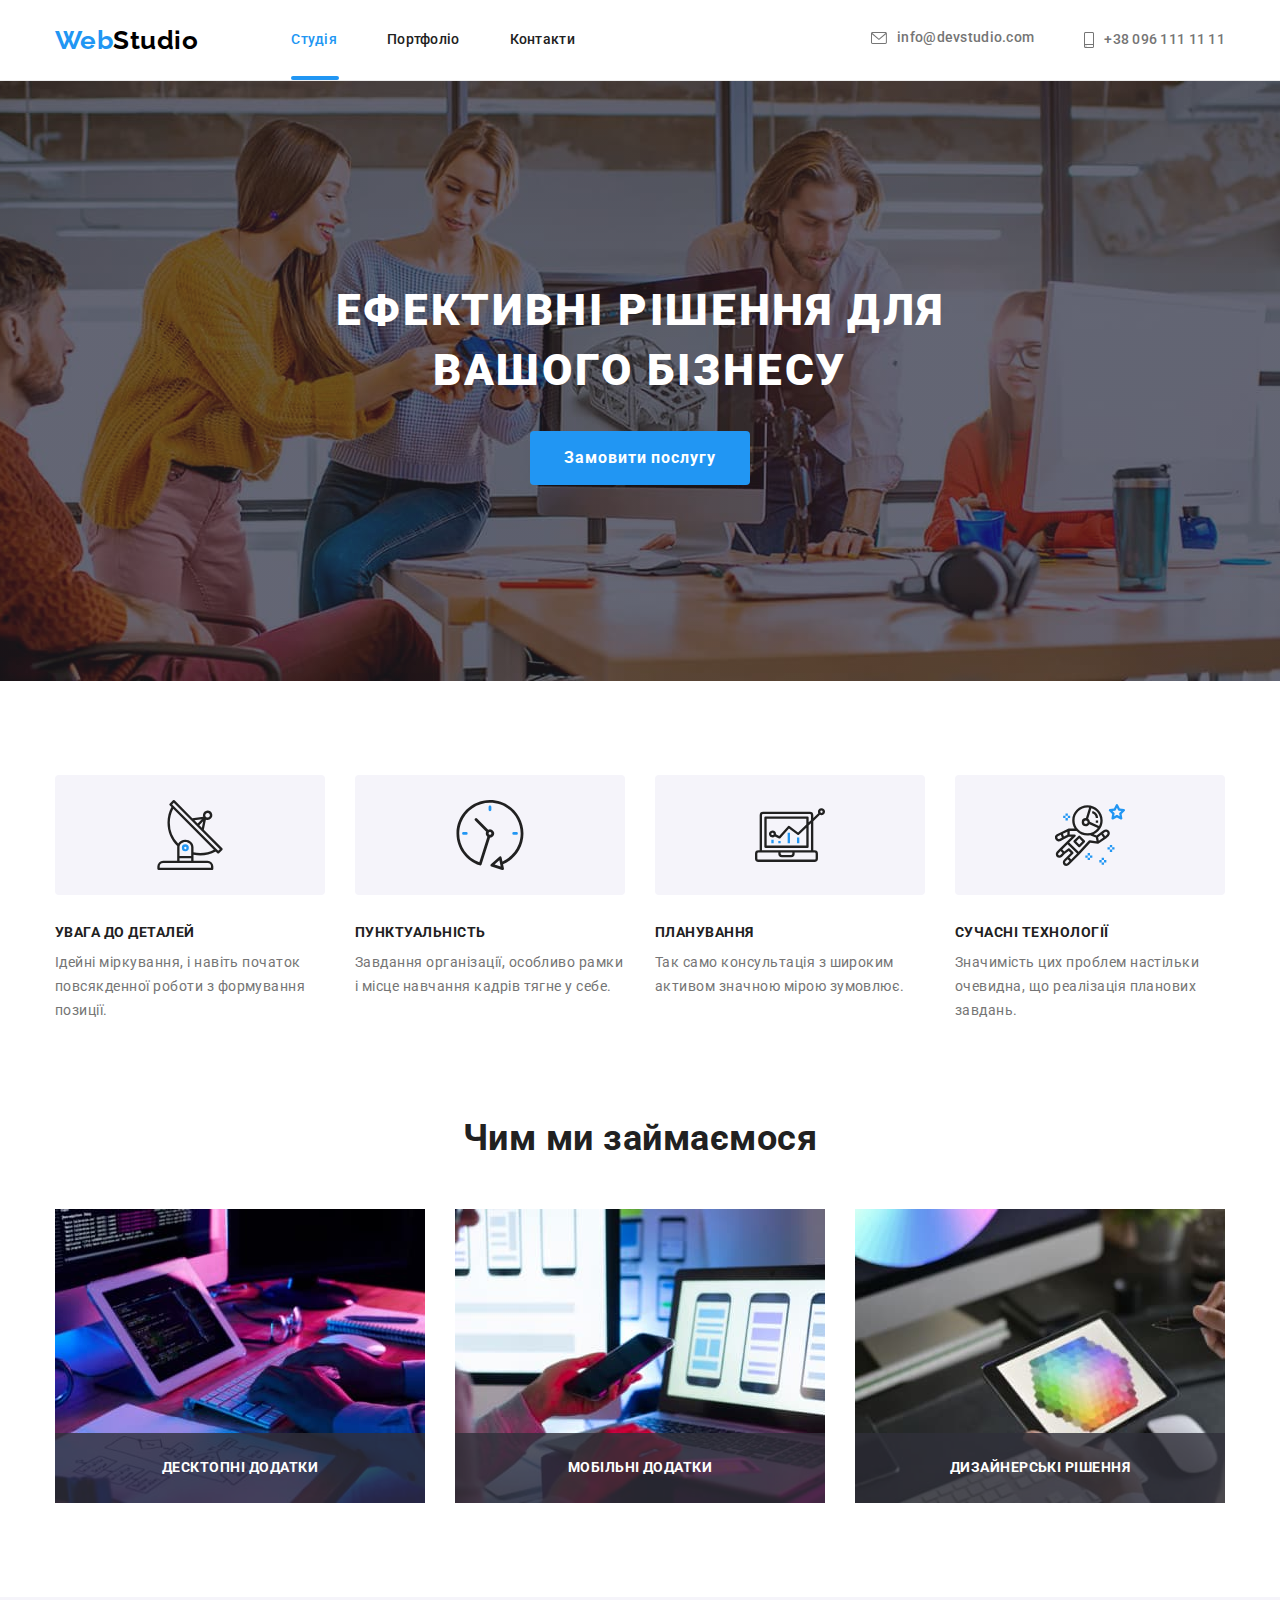
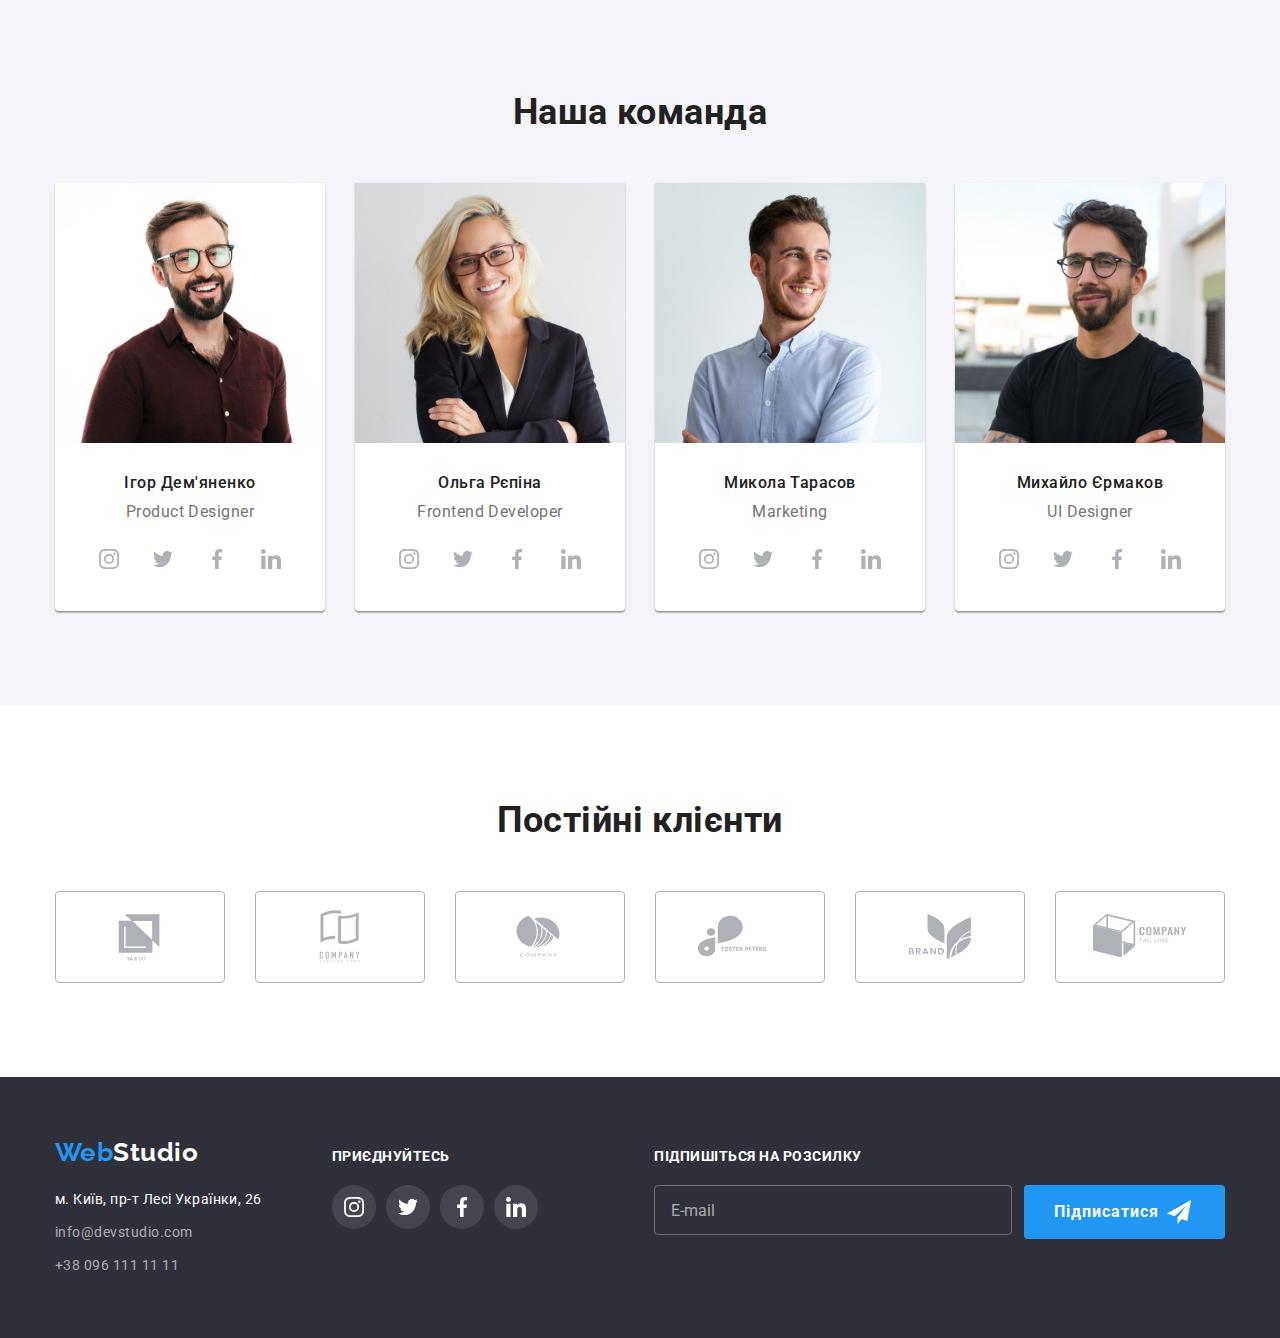
<file: index.html>
<!DOCTYPE html>
<html lang="uk">
  <head>
    <meta charset="UTF-8" />
    <meta http-equiv="X-UA-Compatible" content="IE=edge" />
    <meta name="viewport" content="width=device-width, initial-scale=1.0" />
    <title>WebStudio</title>
    <link rel="preconnect" href="https://fonts.googleapis.com" />
    <link rel="preconnect" href="https://fonts.gstatic.com" crossorigin />
    <link
      href="https://fonts.googleapis.com/css2?family=Raleway:wght@700&family=Roboto:wght@400;500;700;900&display=swap"
      rel="stylesheet"
    />
    <link
      rel="stylesheet"
      href="https://cdnjs.cloudflare.com/ajax/libs/modern-normalize/1.1.0/modern-normalize.min.css"
    />
    <link rel="stylesheet" href="./css/styles.css" />
  </head>

  <body>
    <header class="header">
      <div class="page-header container">
        <a href="./index.html" lang="en" class="logo-link"
          ><span class="accent">Web</span>Studio</a
        >

        <nav class="site-nav">
          <ul class="list">
            <li class="item">
              <a href="./index.html" class="current-link main-page">Студія</a>
            </li>
            <li class="item">
              <a href="./portfolio.html" class="site-link">Портфоліо</a>
            </li>
            <li class="item"><a href="" class="site-link">Контакти</a></li>
          </ul>
        </nav>

        <ul class="connect list">
          <li class="item">
            <a href="mailto:info@devstudio.com" class="post-link"
              ><svg class="icon-envelope" width="16" height="12">
                <use href="./images/icons.svg#icon-envelope"></use></svg
              >info@devstudio.com</a
            >
          </li>
          <li class="item">
            <a href="tel:+380961111111" class="tel-link">
              <svg class="icon-smartphone" width="10" height="16">
                <use href="./images/icons.svg#icon-smartphone"></use></svg
              >+38 096 111 11 11</a
            >
          </li>
        </ul>
      </div>
    </header>

    <main>
      <section class="hero section overlay">
        <h1 class="hero-title">Ефективні рішення для вашого бізнесу</h1>
        <button type="button" class="primary-button" data-modal-open>
          Замовити послугу
        </button>
      </section>

      <section class="features section">
        <div class="container">
          <h2 class="visually-hidden">Наші переваги</h2>
          <ul class="feature-list list">
            <li class="item">
              <div class="rectangle">
                <svg class="icon-antenna" width="70" height="70">
                  <use href="./images/icons.svg#icon-antenna"></use>
                </svg>
              </div>
              <h3 class="features-title">УВАГА ДО ДЕТАЛЕЙ</h3>
              <p class="features-description">
                Ідейні міркування, і навіть початок повсякденної роботи з
                формування позиції.
              </p>
            </li>

            <li class="item">
              <div class="rectangle">
                <svg class="icon-clock" width="70" height="70">
                  <use href="./images/icons.svg#icon-clock"></use>
                </svg>
              </div>
              <h3 class="features-title">ПУНКТУАЛЬНІСТЬ</h3>
              <p class="features-description">
                Завдання організації, особливо рамки і місце навчання кадрів
                тягне у себе.
              </p>
            </li>

            <li class="item">
              <div class="rectangle">
                <svg class="icon-diagram" width="70" height="70">
                  <use href="./images/icons.svg#icon-diagram"></use>
                </svg>
              </div>
              <h3 class="features-title">ПЛАНУВАННЯ</h3>
              <p class="features-description">
                Так само консультація з широким активом значною мірою зумовлює.
              </p>
            </li>

            <li class="item">
              <div class="rectangle">
                <svg class="icon-astronaut" width="70" height="70">
                  <use href="./images/icons.svg#icon-astronaut"></use>
                </svg>
              </div>
              <h3 class="features-title">СУЧАСНІ ТЕХНОЛОГІЇ</h3>
              <p class="features-description">
                Значимість цих проблем настільки очевидна, що реалізація
                планових завдань.
              </p>
            </li>
          </ul>
        </div>
      </section>

      <section class="proposition section">
        <div class="container">
          <h2 class="proposition-title">Чим ми займаємося</h2>
          <ul class="prosition-list list">
            <li class="item">
              <img
                src="./images/розробка.jpg"
                alt="Розробка"
                width="370"
                height="294"
                class="card-image"
              />
              <div class="proposition-description-wrapper">
                <p class="proposition-description">Десктопні Додатки</p>
              </div>
            </li>

            <li class="item">
              <img
                src="./images/мобільнізастосунки.jpg"
                alt="Мобільні заствосунки"
                width="370"
                height="294"
                class="card-image"
              />
              <div class="proposition-description-wrapper">
                <p class="proposition-description">Мобільні Додатки</p>
              </div>
            </li>

            <li class="item">
              <img
                src="./images/вебдизайн.jpg"
                alt="Вебдизайн"
                width="370"
                height="294"
                class="card-image"
              />
              <div class="proposition-description-wrapper">
                <p class="proposition-description">Дизайнерські рішення</p>
              </div>
            </li>
          </ul>
        </div>
      </section>

      <section class="team section">
        <div class="container">
          <h2 class="team-title">Наша команда</h2>
          <ul class="team-list list">
            <li class="item">
              <div class="team-card">
                <img
                  src="./images/productdesigner.jpg"
                  alt="Ігор Дем'яненко"
                  width="270"
                  height="260"
                  class="team-img"
                />
                <div class="team-card-body">
                  <h3 class="team-member">Ігор Дем'яненко</h3>
                  <p lang="en" class="team-description">Product Designer</p>
                  <ul class="team-soc-list list">
                    <li class="team-soc-item">
                      <a class="team-soc-link">
                        <svg class="team-soc-icon" width="20" height="20">
                          <use href="./images/icons.svg#icon-instagram"></use>
                        </svg>
                      </a>
                    </li>

                    <li class="team-soc-item">
                      <a class="team-soc-link">
                        <svg class="team-soc-icon" width="20" height="20">
                          <use href="./images/icons.svg#icon-twitter"></use>
                        </svg>
                      </a>
                    </li>

                    <li class="team-soc-item">
                      <a class="team-soc-link">
                        <svg class="team-soc-icon" width="20" height="20">
                          <use href="./images/icons.svg#icon-facebook"></use>
                        </svg>
                      </a>
                    </li>

                    <li class="team-soc-item">
                      <a class="team-soc-link">
                        <svg class="team-soc-icon" width="20" height="20">
                          <use href="./images/icons.svg#icon-linkedin"></use>
                        </svg>
                      </a>
                    </li>
                  </ul>
                </div>
              </div>
            </li>

            <li class="item">
              <div class="team-card">
                <img
                  src="./images/frontenddeveloper.jpg"
                  alt="Ольга Рєпіна"
                  width="270"
                  height="260"
                  class="team-img"
                />
                <div class="team-card-body">
                  <h3 class="team-member">Ольга Рєпіна</h3>
                  <p lang="en" class="team-description">Frontend Developer</p>
                  <ul class="team-soc-list list">
                    <li class="team-soc-item">
                      <a class="team-soc-link">
                        <svg class="team-soc-icon" width="20" height="20">
                          <use href="./images/icons.svg#icon-instagram"></use>
                        </svg>
                      </a>
                    </li>

                    <li class="team-soc-item">
                      <a class="team-soc-link">
                        <svg class="team-soc-icon" width="20" height="20">
                          <use href="./images/icons.svg#icon-twitter"></use>
                        </svg>
                      </a>
                    </li>

                    <li class="team-soc-item">
                      <a class="team-soc-link">
                        <svg class="team-soc-icon" width="20" height="20">
                          <use href="./images/icons.svg#icon-facebook"></use>
                        </svg>
                      </a>
                    </li>

                    <li class="team-soc-item">
                      <a class="team-soc-link">
                        <svg class="team-soc-icon" width="20" height="20">
                          <use href="./images/icons.svg#icon-linkedin"></use>
                        </svg>
                      </a>
                    </li>
                  </ul>
                </div>
              </div>
            </li>

            <li class="item">
              <div class="team-card">
                <img
                  src=".//images/marketing.jpg"
                  alt="Микола Тарасов"
                  width="270"
                  height="260"
                  class="team-img"
                />
                <div class="team-card-body">
                  <h3 class="team-member">Микола Тарасов</h3>
                  <p lang="en" class="team-description">Marketing</p>
                  <ul class="team-soc-list list">
                    <li class="team-soc-item">
                      <a class="team-soc-link">
                        <svg class="team-soc-icon" width="20" height="20">
                          <use href="./images/icons.svg#icon-instagram"></use>
                        </svg>
                      </a>
                    </li>

                    <li class="team-soc-item">
                      <a class="team-soc-link">
                        <svg class="team-soc-icon" width="20" height="20">
                          <use href="./images/icons.svg#icon-twitter"></use>
                        </svg>
                      </a>
                    </li>

                    <li class="team-soc-item">
                      <a class="team-soc-link">
                        <svg class="team-soc-icon" width="20" height="20">
                          <use href="./images/icons.svg#icon-facebook"></use>
                        </svg>
                      </a>
                    </li>

                    <li class="team-soc-item">
                      <a class="team-soc-link">
                        <svg class="team-soc-icon" width="20" height="20">
                          <use href="./images/icons.svg#icon-linkedin"></use>
                        </svg>
                      </a>
                    </li>
                  </ul>
                </div>
              </div>
            </li>

            <li class="item">
              <div class="team-card">
                <img
                  src="./images/designer.jpg"
                  alt="Михайло Єрмаков"
                  width="270"
                  height="260"
                  class="team-img"
                />
                <div class="team-card-body">
                  <h3 class="team-member">Михайло Єрмаков</h3>
                  <p lang="en" class="team-description">UI Designer</p>
                  <ul class="team-soc-list list">
                    <li class="team-soc-item">
                      <a class="team-soc-link">
                        <svg class="team-soc-icon" width="20" height="20">
                          <use href="./images/icons.svg#icon-instagram"></use>
                        </svg>
                      </a>
                    </li>

                    <li class="team-soc-item">
                      <a class="team-soc-link">
                        <svg class="team-soc-icon" width="20" height="20">
                          <use href="./images/icons.svg#icon-twitter"></use>
                        </svg>
                      </a>
                    </li>

                    <li class="team-soc-item">
                      <a class="team-soc-link">
                        <svg class="team-soc-icon" width="20" height="20">
                          <use href="./images/icons.svg#icon-facebook"></use>
                        </svg>
                      </a>
                    </li>

                    <li class="team-soc-item">
                      <a class="team-soc-link">
                        <svg class="team-soc-icon" width="20" height="20">
                          <use href="./images/icons.svg#icon-linkedin"></use>
                        </svg>
                      </a>
                    </li>
                  </ul>
                </div>
              </div>
            </li>
          </ul>
        </div>
      </section>

      <section class="clients section">
        <div class="container">
          <h2 class="clients-title">Постійні клієнти</h2>
          <ul class="clients-list list">
            <li class="item-clients">
              <a href="" class="link-company">
                <svg class="icon-company" width="106" height="60">
                  <use href="./images/icons.svg#icon-firstcompany"></use>
                </svg>
              </a>
            </li>

            <li class="item-clients">
              <a href="" class="link-company">
                <svg class="icon-company" width="106" height="60">
                  <use href="./images/icons.svg#icon-secondcompany"></use>
                </svg>
              </a>
            </li>

            <li class="item-clients">
              <a href="" class="link-company">
                <svg class="icon-company" width="106" height="60">
                  <use href="./images/icons.svg#icon-thirdcompany"></use>
                </svg>
              </a>
            </li>

            <li class="item-clients">
              <a href="" class="link-company">
                <svg class="icon-company" width="106" height="60">
                  <use href="./images/icons.svg#icon-fourthcompany"></use>
                </svg>
              </a>
            </li>

            <li class="item-clients">
              <a href="" class="link-company">
                <svg class="icon-company" width="106" height="60">
                  <use href="./images/icons.svg#icon-fifthclient"></use>
                </svg>
              </a>
            </li>

            <li class="item-clients">
              <a href="" class="link-company">
                <svg class="icon-company" width="106" height="60">
                  <use href="./images/icons.svg#icon-sixthcompany"></use>
                </svg>
              </a>
            </li>
          </ul>
        </div>
      </section>
    </main>
    <footer class="footer">
      <div class="container">
        <div>
          <a href="./index.html" class="logo-link" lang="en">
            <span class="accent">Web</span>Studio
          </a>
          <address class="location">
            м. Київ, пр-т Лесі Українки, 26
            <ul class="list">
              <li class="item">
                <a href="mailto:info@devstudio.com" class="contacts-link"
                  >info@devstudio.com</a
                >
              </li>
              <li class="item">
                <a href="tel:+380961111111" class="contacts-link"
                  >+38 096 111 11 11</a
                >
              </li>
            </ul>
          </address>
        </div>
        <div class="join">
          <p class="join-title">Приєднуйтесь</p>
          <ul class="join-soc-list list">
            <li class="join-soc-item">
              <a class="join-soc-link">
                <svg class="join-soc-icon" width="20" height="20">
                  <use href="./images/icons.svg#icon-instagram"></use>
                </svg>
              </a>
            </li>

            <li class="join-soc-item">
              <a class="join-soc-link">
                <svg class="join-soc-icon" width="20" height="20">
                  <use href="./images/icons.svg#icon-twitter"></use>
                </svg>
              </a>
            </li>

            <li class="join-soc-item">
              <a class="join-soc-link">
                <svg class="join-soc-icon" width="20" height="20">
                  <use href="./images/icons.svg#icon-facebook"></use>
                </svg>
              </a>
            </li>

            <li class="join-soc-item">
              <a class="join-soc-link">
                <svg class="join-soc-icon" width="20" height="20">
                  <use href="./images/icons.svg#icon-linkedin"></use>
                </svg>
              </a>
            </li>
          </ul>
        </div>

        <div class="footer-submit-form">
          <p class="submit-title">Підпишіться на розсилку</p>
          <form class="footer-form">
            <input
              type="email"
              class="email-input"
              name="email"
              placeholder="E-mail"
              id="email"
            />
            <button type="submit" class="submit-button">
              Підписатися
              <svg class="submit-button-icon" width="24" height="24">
                <use href="./images/icons.svg#icon-plane"></use>
              </svg>
            </button>
          </form>
        </div>
      </div>
    </footer>

    <div class="backdrop is-hidden" data-modal>
      <div class="modal">
        <div class="button-position">
          <button type="button" class="close-modal" data-modal-close>
            <svg class="close-modal-icon" width="18" height="18">
              <use href="./images/icons.svg#icon-closemodal"></use>
            </svg>
          </button>
        </div>
        <p class="action-description">Залиште свої дані, ми вам передзвонимо</p>

        <form class="modal-form">
          <div class="modal-form-field">
            <label for="user-name" class="modal-form-label">Ім'я</label>
            <div class="input-wrapper">
              <input
                type="text"
                name="name"
                id="user-name"
                class="modal-form-input"
              />
              <svg class="modal-form-icon" width="18" height="18">
                <use href="./images/icons.svg#icon-person"></use>
              </svg>
            </div>
          </div>

          <div class="modal-form-field">
            <label for="phone-number" class="modal-form-label">Телефон</label>
            <div class="input-wrapper">
              <input
                type="tel"
                name="phone-number"
                id="phone-number"
                class="modal-form-input"
              />
              <svg class="modal-form-icon" width="18" height="18">
                <use href="./images/icons.svg#icon-mobphone"></use>
              </svg>
            </div>
          </div>

          <div class="modal-form-field">
            <label for="user-email" class="modal-form-label">Пошта</label>
            <div class="input-wrapper">
              <input
                type="email"
                name="user-email"
                id="user-email"
                class="modal-form-input"
              />
              <svg class="modal-form-icon" width="18" height="18">
                <use href="./images/icons.svg#icon-email"></use>
              </svg>
            </div>
          </div>

          <div class="modal-form-comment">
            <label for="comment" class="modal-form-label">Коментар</label>
            <textarea
              name="comment"
              id="comment"
              placeholder="Введіть текст"
            ></textarea>
          </div>

          <div class="checkbox-field">
            <label class="checbox-label">
              <input
                type="checkbox"
                class="checkbox-input"
                name="checkbox"
                value="Погоджуюся з розсилкою та приймаю Умови договору"
              />
              <svg class="icon-checkbox" width="16" height="15">
                <use href="./images/icons.svg#icon-checkbox"></use>
              </svg>
              Погоджуюся з розсилкою та приймаю
              <a href="" class="conditions"> Умови договору</a>
            </label>
          </div>

          <button type="submit" class="modal-send-button">Відправити</button>
        </form>
      </div>
    </div>

    <script src="./js/modal.js"></script>
  </body>
</html>
</file>
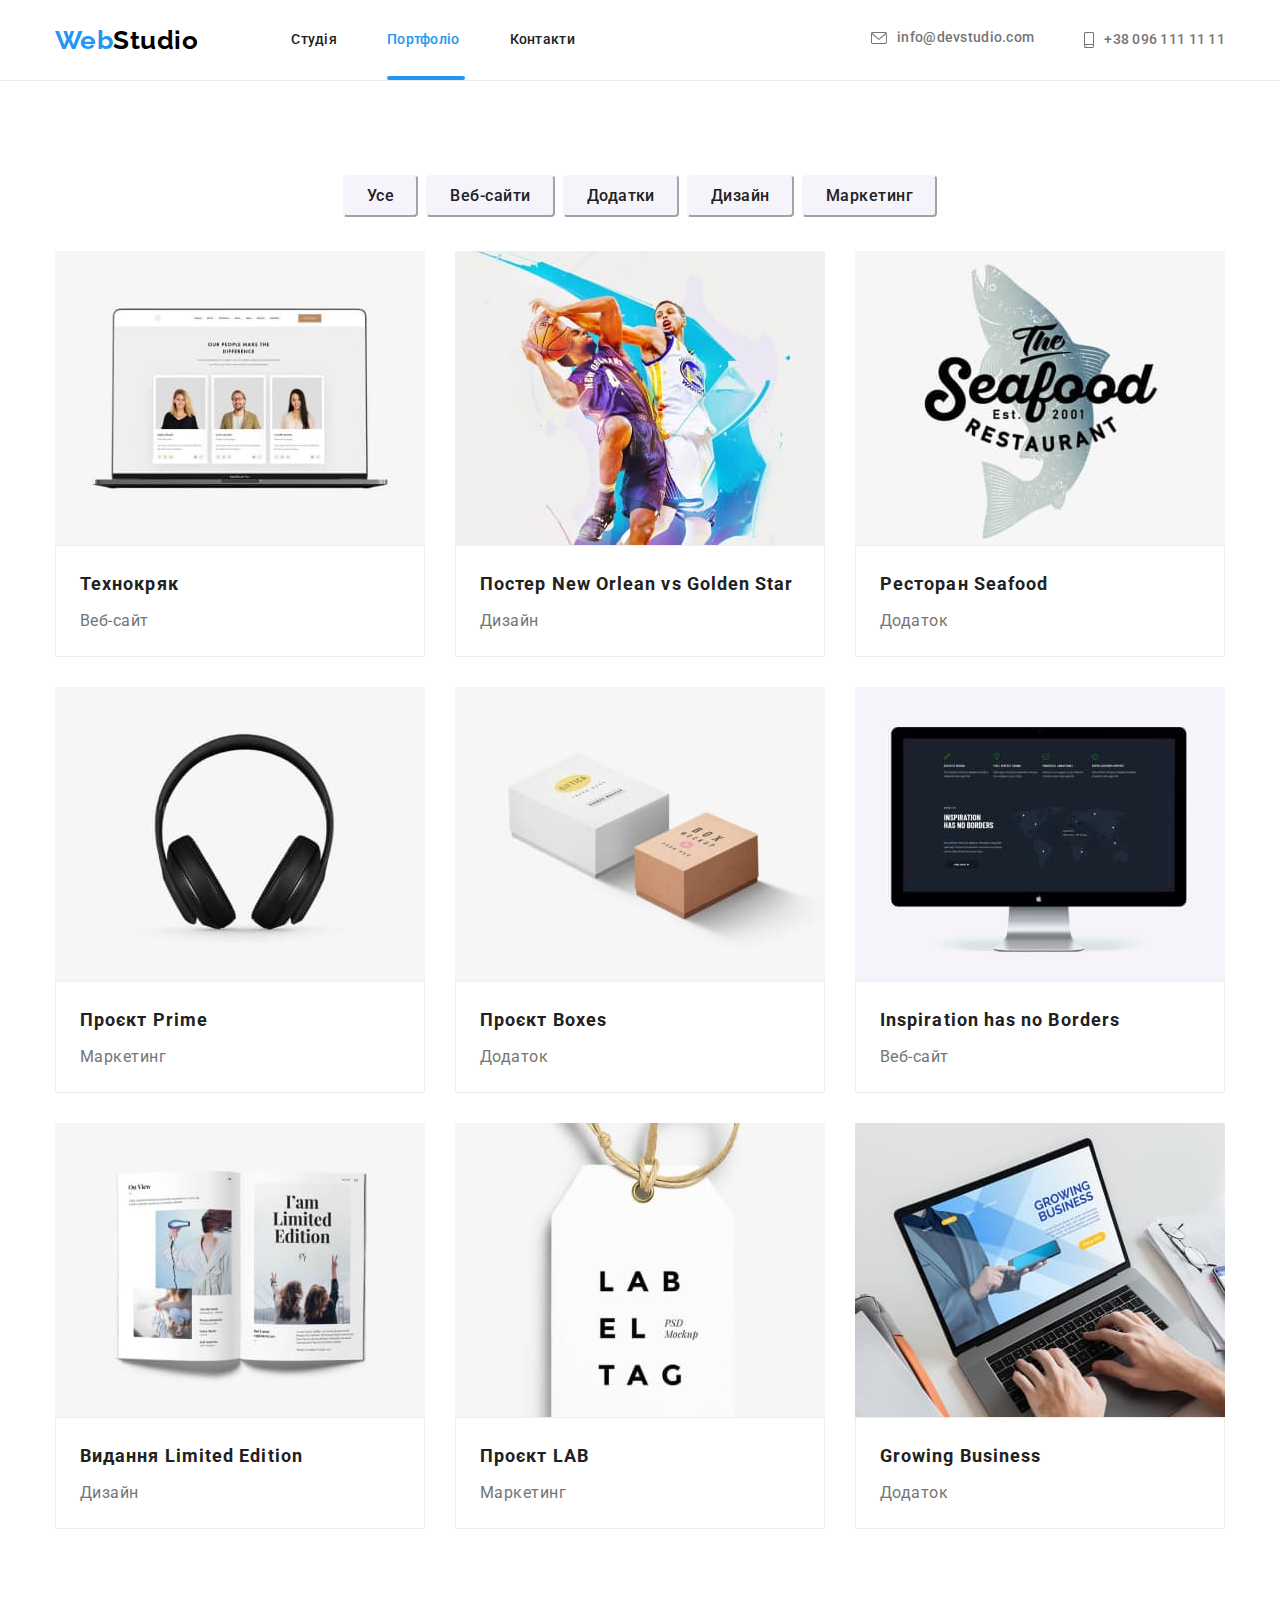
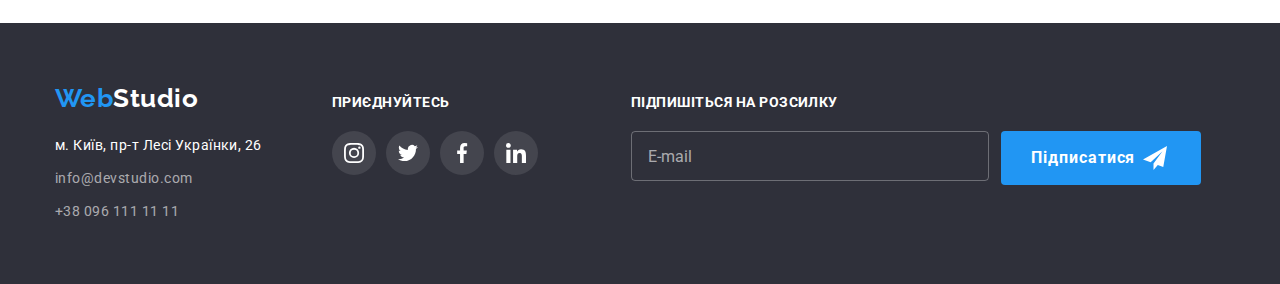
<file: portfolio.html>
<!DOCTYPE html>
<html lang="uk">
  <head>
    <meta charset="UTF-8" />
    <meta http-equiv="X-UA-Compatible" content="IE=edge" />
    <meta name="viewport" content="width=device-width, initial-scale=1.0" />
    <title>Portfolio</title>
    <link rel="preconnect" href="https://fonts.googleapis.com" />
    <link rel="preconnect" href="https://fonts.gstatic.com" crossorigin />
    <link
      href="https://fonts.googleapis.com/css2?family=Raleway:wght@700&family=Roboto:wght@400;500;700;900&display=swap"
      rel="stylesheet"
    />
    <link
      rel="stylesheet"
      href="https://cdnjs.cloudflare.com/ajax/libs/modern-normalize/1.1.0/modern-normalize.min.css"
    />
    <link rel="stylesheet" href="./css/styles.css" />
  </head>
  <body>
    <header class="header">
      <div class="page-header container">
        <a href="./index.html" lang="en" class="logo-link"
          ><span class="accent">Web</span>Studio</a
        >

        <nav class="site-nav">
          <ul class="list">
            <li class="item">
              <a href="./index.html" class="site-link">Студія</a>
            </li>
            <li class="item">
              <a href="./portfolio.html" class="current-link portfolio-page"
                >Портфоліо</a
              >
            </li>
            <li class="item"><a href="" class="site-link">Контакти</a></li>
          </ul>
        </nav>

        <ul class="connect list">
          <li class="item">
            <a href="mailto:info@devstudio.com" class="post-link"
              ><svg class="icon-envelope" width="16" height="12">
                <use href="./images/icons.svg#icon-envelope"></use></svg
              >info@devstudio.com</a
            >
          </li>
          <li class="item">
            <a href="tel:+380961111111" class="tel-link">
              <svg class="icon-smartphone" width="10" height="16">
                <use href="./images/icons.svg#icon-smartphone"></use></svg
              >+38 096 111 11 11</a
            >
          </li>
        </ul>
      </div>
    </header>
    <main>
      <section class="content section">
        <div class="container">
          <h1 class="visually-hidden">Наші роботи</h1>
          <ul class="button-list list">
            <li class="item">
              <button type="button" class="secondary-button">Усе</button>
            </li>
            <li class="item">
              <button type="button" class="secondary-button">Веб-сайти</button>
            </li>
            <li class="item">
              <button type="button" class="secondary-button">Додатки</button>
            </li>
            <li class="item">
              <button type="button" class="secondary-button">Дизайн</button>
            </li>
            <li class="item">
              <button type="button" class="secondary-button">Маркетинг</button>
            </li>
          </ul>

          <ul class="work-list">
            <li class="item">
              <a href="" class="card">
                <div class="work-image-wrapper">
                  <img
                    src="./images/технокряк.jpg"
                    alt="приклад вебсайту"
                    width="370"
                    height="294"
                    class="work-img"
                  />
                  <div class="work-card-overlay">
                    <p class="card-overlay-description">
                      Ресурс пропонує комплексні пропозиції з різним рівнем
                      функціоналу та сервісів. Все це дозволить відвідувачу
                      отримати вичерпні відомості про компанію чи приватну
                      особу.
                    </p>
                  </div>
                </div>
                <div class="card-content">
                  <h2 class="work-title">Технокряк</h2>
                  <p class="work-description">Веб-сайт</p>
                </div>
              </a>
            </li>

            <li class="item">
              <a href="" class="card">
                <div class="work-image-wrapper">
                  <img
                    src="./images/neworlean.jpg"
                    alt="приклад дизайну постеру"
                    width="370"
                    height="294"
                    class="work-img"
                  />
                  <div class="work-card-overlay">
                    <p class="card-overlay-description">
                      Ресурс пропонує комплексні пропозиції з різним рівнем
                      функціоналу та сервісів. Все це дозволить відвідувачу
                      отримати вичерпні відомості про компанію чи приватну
                      особу.
                    </p>
                  </div>
                </div>
                <div class="card-content">
                  <h2 class="work-title">
                    Постер <span lang="en">New Orlean vs Golden Star</span>
                  </h2>
                  <p class="work-description">Дизайн</p>
                </div>
              </a>
            </li>

            <li class="item">
              <a href="" class="card">
                <div class="work-image-wrapper">
                  <img
                    src="./images/seafood.jpg"
                    alt="приклад додатку"
                    width="370"
                    height="294"
                    class="work-img"
                  />
                  <div class="work-card-overlay">
                    <p class="card-overlay-description">
                      Ресурс пропонує комплексні пропозиції з різним рівнем
                      функціоналу та сервісів. Все це дозволить відвідувачу
                      отримати вичерпні відомості про компанію чи приватну
                      особу.
                    </p>
                  </div>
                </div>
                <div class="card-content">
                  <h2 class="work-title">
                    Ресторан <span lang="en">Seafood</span>
                  </h2>
                  <p class="work-description">Додаток</p>
                </div>
              </a>
            </li>

            <li class="item">
              <a href="" class="card">
                <div class="work-image-wrapper">
                  <img
                    src="./images/prime.jpg"
                    alt="приклад маркетингу"
                    width="370"
                    height="294"
                    class="work-img"
                  />
                  <div class="work-card-overlay">
                    <p class="card-overlay-description">
                      Ресурс пропонує комплексні пропозиції з різним рівнем
                      функціоналу та сервісів. Все це дозволить відвідувачу
                      отримати вичерпні відомості про компанію чи приватну
                      особу.
                    </p>
                  </div>
                </div>
                <div class="card-content">
                  <h2 class="work-title">
                    Проєкт <span lang="en">Prime</span>
                  </h2>
                  <p class="work-description">Маркетинг</p>
                </div>
              </a>
            </li>

            <li class="item">
              <a href="" class="card">
                <div class="work-image-wrapper">
                  <img
                    src="./images/boxes.jpg"
                    alt="приклад додатку"
                    width="370"
                    height="294"
                    class="work-img"
                  />
                  <div class="work-card-overlay">
                    <p class="card-overlay-description">
                      Ресурс пропонує комплексні пропозиції з різним рівнем
                      функціоналу та сервісів. Все це дозволить відвідувачу
                      отримати вичерпні відомості про компанію чи приватну
                      особу.
                    </p>
                  </div>
                </div>
                <div class="card-content">
                  <h2 class="work-title">
                    Проєкт <span lang="en">Boxes</span>
                  </h2>
                  <p class="work-description">Додаток</p>
                </div>
              </a>
            </li>

            <li class="item">
              <a href="" class="card">
                <div class="work-image-wrapper">
                  <img
                    src="./images/inspiration.jpg"
                    alt="приклад вебсайту"
                    width="370"
                    height="294"
                    class="work-img"
                  />
                  <div class="work-card-overlay">
                    <p class="card-overlay-description">
                      Ресурс пропонує комплексні пропозиції з різним рівнем
                      функціоналу та сервісів. Все це дозволить відвідувачу
                      отримати вичерпні відомості про компанію чи приватну
                      особу.
                    </p>
                  </div>
                </div>
                <div class="card-content">
                  <h2 lang="en" class="work-title">
                    Inspiration has no Borders
                  </h2>
                  <p class="work-description">Веб-сайт</p>
                </div>
              </a>
            </li>

            <li class="item">
              <a href="" class="card">
                <div class="work-image-wrapper">
                  <img
                    src="./images/limitededition.jpg"
                    alt="приклад дизайну"
                    width="370"
                    height="294"
                    class="work-img"
                  />
                  <div class="work-card-overlay">
                    <p class="card-overlay-description">
                      Ресурс пропонує комплексні пропозиції з різним рівнем
                      функціоналу та сервісів. Все це дозволить відвідувачу
                      отримати вичерпні відомості про компанію чи приватну
                      особу.
                    </p>
                  </div>
                </div>
                <div class="card-content">
                  <h2 class="work-title">
                    Видання <span lang="en">Limited Edition</span>
                  </h2>
                  <p class="work-description">Дизайн</p>
                </div>
              </a>
            </li>

            <li class="item">
              <a href="" class="card">
                <div class="work-image-wrapper">
                  <img
                    src="./images/lab.jpg"
                    alt="приклад маркетингу"
                    width="370"
                    height="294"
                    class="work-img"
                  />
                  <div class="work-card-overlay">
                    <p class="card-overlay-description">
                      Ресурс пропонує комплексні пропозиції з різним рівнем
                      функціоналу та сервісів. Все це дозволить відвідувачу
                      отримати вичерпні відомості про компанію чи приватну
                      особу.
                    </p>
                  </div>
                </div>
                <div class="card-content">
                  <h2 class="work-title">Проєкт <span lang="en">LAB</span></h2>
                  <p class="work-description">Маркетинг</p>
                </div>
              </a>
            </li>

            <li class="item">
              <a href="" class="card">
                <div class="work-image-wrapper">
                  <img
                    src="./images/growingbussines.jpg"
                    alt="приклад додатку"
                    width="370"
                    height="294"
                    class="work-img"
                  />
                  <div class="work-card-overlay">
                    <p class="card-overlay-description">
                      Ресурс пропонує комплексні пропозиції з різним рівнем
                      функціоналу та сервісів. Все це дозволить відвідувачу
                      отримати вичерпні відомості про компанію чи приватну
                      особу.
                    </p>
                  </div>
                </div>
                <div class="card-content">
                  <h2 lang="en" class="work-title">Growing Business</h2>
                  <p class="work-description">Додаток</p>
                </div>
              </a>
            </li>
          </ul>
        </div>
      </section>
    </main>

    <footer class="footer">
      <div class="container">
        <div>
          <a href="./index.html" class="logo-link" lang="en">
            <span class="accent">Web</span>Studio
          </a>
          <address class="location">
            м. Київ, пр-т Лесі Українки, 26
            <ul class="list">
              <li class="item">
                <a href="mailto:info@devstudio.com" class="contacts-link"
                  >info@devstudio.com</a
                >
              </li>
              <li class="item">
                <a href="tel:+380961111111" class="contacts-link"
                  >+38 096 111 11 11</a
                >
              </li>
            </ul>
          </address>
        </div>
        <div class="join">
          <p class="join-title">Приєднуйтесь</p>
          <ul class="join-soc-list list">
            <li class="join-soc-item">
              <a class="join-soc-link">
                <svg class="join-soc-icon" width="20" height="20">
                  <use href="./images/icons.svg#icon-instagram"></use>
                </svg>
              </a>
            </li>

            <li class="join-soc-item">
              <a class="join-soc-link">
                <svg class="join-soc-icon" width="20" height="20">
                  <use href="./images/icons.svg#icon-twitter"></use>
                </svg>
              </a>
            </li>

            <li class="join-soc-item">
              <a class="join-soc-link">
                <svg class="join-soc-icon" width="20" height="20">
                  <use href="./images/icons.svg#icon-facebook"></use>
                </svg>
              </a>
            </li>

            <li class="join-soc-item">
              <a class="join-soc-link">
                <svg class="join-soc-icon" width="20" height="20">
                  <use href="./images/icons.svg#icon-linkedin"></use>
                </svg>
              </a>
            </li>
          </ul>
        </div>

        <div>
          <p class="submit-title">Підпишіться на розсилку</p>
          <form class="footer-form">
            <label for="email"></label>
            <input
              type="email"
              class="email-input"
              name="email"
              placeholder="E-mail"
              id="email"
            />
            <button type="submit" class="submit-button">
              Підписатися
              <svg class="submit-button-icon" width="24" height="24">
                <use href="./images/icons.svg#icon-plane"></use>
              </svg>
            </button>
          </form>
        </div>
      </div>
    </footer>
  </body>
</html>
</file>
<file: css/styles.css>
:root {
        --primary-background-color: #FFFFFF;;
        --secondary-background-color: #F5F4FA;
        --footer-background-color: #2F303A;
        --work-card-overlay-background: rgba(33, 150, 243, 0.9);
        --hero-gradient: rgba(47, 48, 58, 0.4);
        --proposition-wrapper-background-color: rgba(47, 48, 58, 0.8);
        --backdrop-overlay: rgba(0, 0, 0, 0.2);
        --join-soc-link: rgba(255, 255, 255, 0.1);

        --primary-text-color: #757575;
        --secondary-text-color: #212121;
        --accent-color: #2196F3;
        --logo-text-color: #000000;
        --primary-white-color: #FFFFFF;
        --secondary-white-color: rgba(255, 255, 255, 0.6);
        --placeholder-comment: rgba(117, 117, 117, 0.5);

        --header-border-bootom: #ECECEC;
        --clients-border-color: #AFB1B8;
        --card-border-color: rgba(238, 238, 238, 1);
        --email-input-border-color: rgba(255, 255, 255, 0.3);
        --modal-form-input: rgba(33, 33, 33, 0.2);
         
        --team-card-shadow: 0px 1px 3px rgba(0, 0, 0, 0.12), 0px 1px 1px rgba(0, 0, 0, 0.14), 0px 2px 1px rgba(0, 0, 0, 0.2);
        --modal-send-button-shadow: 0px 4px 4px rgba(0, 0, 0, 0.15);

        --portfolio-card-shadow: 0px 1px 1px rgba(0, 0, 0, 0.12), 0px 4px 4px rgba(0, 0, 0, 0.06), 1px 4px 6px rgba(0, 0, 0, 0.16);
        --secondary-button-shadow: 0px 3px 1px rgba(0, 0, 0, 0.1), 0px 1px 2px rgba(0, 0, 0, 0.08), 0px 2px 2px rgba(0, 0, 0, 0.12);
      
        --primary-button-hover-color: #188CE8;
        --border-close-button-color: rgba(0, 0, 0, 0.1);
        
        --main-timing-function: cubic-bezier(0.4, 0, 0.2, 1);
    }

body {
    
    font-family: 'Roboto', sans-serif;
    font-style: normal;
    letter-spacing: 0.03em;

    color: var(--primary-text-color);
    background-color: var(--primary-background-color);
}

.list, .work-list {
    padding: 0;
    margin: 0;
    list-style: none;

}

.logo-link, .current-link, .site-link, .post-link, .tel-link, .contacts-link, .card {
    text-decoration: none; 
}

 .section {
    padding-top: 94px;
    padding-bottom: 94px; }


.container {
    width: 1200px;
    padding-left: 15px;
    padding-right: 15px;
    margin-left: auto;
    margin-right: auto;

}

/* Хедер */

.header {
    border-bottom: 1px solid var(--header-border-bootom);
}

.page-header {
    display: flex;
    align-items: center;
}

.logo-link {
    display: inline-block;
    
    font-family: 'Raleway', sans-serif;
    font-weight: 700;
    font-size: 26px;
    line-height: 1.19;

    color: var(--logo-text-color);

    transition: color 250ms var(--main-timing-function); 
}

 .footer .logo-link {
    margin-bottom: 20px;


    display: inline-block;
    color: var(--primary-white-color);

 }

 .logo-link:hover,
 .logo-link:focus {
     color: var(--accent-color);
 }

.accent {
    color: var(--accent-color);
}

.site-nav >.list {
    margin-left: 93px;

    display: flex;
    
}

.site-nav .item {
    margin-right: 50px;
}

.site-nav .item:last-child {
    margin-right: 0;
}

.site-link {  
    padding-top: 32px;
    padding-bottom: 32px;

    display: block;
    
    font-weight: 500;
    font-size: 14px;
    line-height: 1.14;
    letter-spacing: 0.02em;

    color: var(--secondary-text-color);

    transition: color 250ms var(--main-timing-function);
}

.current-link {
    padding-top: 32px;
    padding-bottom: 32px;
    
    display: block;
    
    font-weight: 500;
    font-size: 14px;
    line-height: 1.14;
    letter-spacing: 0.02em;

    color: var(--accent-color);
}

.main-page.current-link::after {
    content: "";
    display: block;
    position: absolute;
    top: 76px;
    
    width: 48px;
    height: 4px;
    
    background-color: var(--accent-color);
    border-radius: 2px;
}

.portfolio-page.current-link::after {
    content: "";
    display: block;
    position: absolute;
    top: 76px;

    width: 78px;
    height: 4px;

    background-color: var(--accent-color);
    border-radius: 2px;
}

.site-link:hover, .site-link:focus, .current-link:hover, .current-link:focus {
    color: var(--accent-color);
}

.connect {
    margin-left: auto;

    display: flex;
}

.connect>.item+.item {
    margin-left: 50px;
}

.post-link, .tel-link {
    display: flex;
    align-items: center;
    padding-top: 32px;
    padding-bottom: 32px;
    
    font-weight: 500;
    font-size: 14px;
    line-height: 1.14px;
    letter-spacing: 0.02em;
    
    color: var(--primary-text-color);

    transition: color 250ms var(--main-timing-function);
}

.icon-envelope, .icon-smartphone {
   margin-right: 10px;
   fill: currentColor;}

.post-link:hover, .post-link:focus,
.tel-link:hover, .tel-link:focus {
    color: var(--accent-color);
}

/* Секція Hero */

.overlay {
    height: 600px;
    max-width: 1600px;
    margin-left: auto;
    margin-right: auto;
    background-image: linear-gradient( to right, var(--hero-gradient), var(--hero-gradient) ), url(../images/hero.jpg);
    background-size: cover;
    background-position: center;
    background-repeat: no-repeat;
 
}

.hero {
    padding-top: 200px;
    padding-bottom: 200px;

    text-align: center;
    background-color: var(--footer-background-color);
}

.hero-title {
    margin-top: 0;
    margin-bottom: 30px;
    margin-left: auto;
    margin-right: auto;
    
    max-width: 696px;

    font-weight: 900;
    font-size: 44px;
    line-height: 1.36;
    letter-spacing: 0.06em;
    text-transform: uppercase;

    color: var(--primary-white-color);
}

.primary-button {
    display: inline-block;
    padding: 10px 32px;
    min-width: 216px;

    font-family: inherit;
    font-style: inherit;
    font-weight: 700;
    font-size: 16px;
    line-height: 1.88;
    letter-spacing: 0.06em;
    
    
    color: var(--primary-white-color);
    background-color: var(--accent-color);
    border-color: transparent;

    border-radius: 4px;
    cursor: pointer;

    transition: color 250ms var(--main-timing-function), background-color 250ms var(--main-timing-function), border-color 250ms var(--main-timing-function);;
}

.primary-button:hover, .primary-button:focus {
    color: var(--primary-white-color);
    background-color: var(--primary-button-hover-color);
    border-color: var(--primary-button-hover-color);
}


/* Секція Наші переваги */

.visually-hidden {
    overflow: hidden;
    position: absolute;
    white-space: nowrap;
    clip: rect(0 0 0 0);
    clip-path: inset(50%);
    height: 1px;
    width: 1px;
}

.rectangle {
    margin-bottom: 30px;
    padding: 25px 100px;
    width: 270px;
    height: 120px;
    background-color: var(--secondary-background-color);

    border-radius: 4px;
}

.features {
    padding-bottom: 0;
}

.feature-list {
    display: flex;
}

.feature-list .item {
    margin-right: 30px;

    width: 270px;
}

.feature-list .item:last-child {
    margin-right: 0;
}

.features-title {
   margin-top: 0;
   margin-bottom: 10px;

    font-weight: 700;
    font-size: 14px;
    line-height: 1.14;
    text-transform: uppercase;
    
    color: var(--secondary-text-color);
}

.features-description {
    margin-top: 0;
    margin-bottom: 0;

    font-size: 14px;
    line-height: 1.71;
}

/* Секція Чим ми займаємося */

.proposition-title {
    margin-top: 0;
    margin-bottom: 50px;
    
    font-weight: 700;
    font-size: 36px;
    line-height: 1.17;
    text-align: center;
    
    color: var(--secondary-text-color);
}

.prosition-list {
    display: flex;
}

.prosition-list .item {
    position: relative;
    margin-right: 30px;

}

.prosition-list .item:last-child {
    margin-right: 0;
}

.card-image {
    display: block;
}

.proposition-description-wrapper {
    position: absolute;
    
    bottom: 0;
    left: 0;

    width: 100%;
    height: 70px;

    padding-top: 27px;
    padding-bottom: 27px;
    padding-right: 80px;
    padding-left: 80px;
    
    background-color: var(--proposition-wrapper-background-color);
}

.proposition-description {
    margin: 0;
   
    font-weight: 700;
    font-size: 14px;
    line-height: 1.14;
    text-align: center;
        
    text-transform: uppercase;
    
    color: var(--primary-white-color)
}

/* Секція Наша команда */

.team {
    text-align: center;

    background-color: var(--secondary-background-color);
}

.team-title {
    margin-top: 0;
    margin-bottom: 50px;

    font-weight: 700;
    font-size: 36px;
    line-height: 1.17;

    color: var(--secondary-text-color);
}

.team-list {
    display: flex;
}

.team-list .item {
    margin-right: 30px;
    width: calc((100% - 90px) / 4);
}

.team-list .item:last-child {
    margin-right: 0;
}

.team-card {
    box-shadow: var(--team-card-shadow);
    border-radius: 0px 0px 4px 4px;

    background-color: var(--primary-background-color);
}

.team-img {
    display: block;
}

.team-card-body {
    padding: 30px 32px;
}

.team-member {
    margin-top: 0;
    margin-bottom: 10px;
    
    font-weight: 500;
    font-size: 16px;
    line-height: 1.19;
    
    color: var(--secondary-text-color);
}

.team-description {
    margin-top: 0;
    margin-bottom: 16px;
    font-size: 16px;
    line-height: 1.19;
}

.team-soc-list {
    display: flex;
    justify-content: center;
}

.team-soc-item {
    margin-right: 10px;
}

.team-soc-item:last-child {
    margin-right: 0;
}

.team-soc-link {
    display: flex;
    align-items: center;
    justify-content: center;

    width: 44px;
    height: 44px;
    border-radius: 50%;
    color: var(--clients-border-color);

    transition: color 250ms var(--main-timing-function), background-color 250ms var(--main-timing-function);
}

.team-soc-icon {
    fill: currentColor;
}

.team-soc-link:hover,
.team-soc-link:focus {
    background-color: var(--accent-color);
    color: var(--primary-white-color);
}

/* Наші клієнти */

.clients-title {
    margin-top: 0;
    margin-bottom: 50px;

    font-weight: 700;
    font-size: 36px;
    line-height: 1.17;
    text-align: center;

    color: var(--secondary-text-color);
}

.clients-list {
    display: flex;
    justify-content: center;
    align-items: center;
    text-align: center;
    
}

.item-clients {
    margin-right: 30px;
}

.item-clients:last-child {
    margin-right: 0;
}

.link-company {
    display: flex;
    justify-content: center;
    align-items: center;
        
    width: 170px;
    height: 92px;    
    border: 1px solid var(--clients-border-color);
    border-radius: 4px; 
      
    color: var(--clients-border-color);

    transition: color 250ms var(--main-timing-function), background-color 250ms var(--main-timing-function);
}

.icon-company {
    fill: currentColor;
}

.link-company:hover, .link-company:hover {
    border-color: var(--accent-color);
    color: var(--primary-button-hover-color);
}

/* Футер */

.footer {
    padding-top: 60px;
    padding-bottom: 60px;
    background-color: var(--footer-background-color);
}

.location {
    font-weight: 400;
    font-size: 14px;
    line-height: 1.71;
    font-style: normal;
    
    color: var(--primary-white-color);
}

.location .item {
    margin-top: 9px;
    margin-bottom: 9px;
}

.location .item:last-child {
    margin-top: 0px;
    margin-bottom: 0px;
}

.contacts-link {
    font-weight: 400;
    font-size: 14px;
    line-height: 1.71;
    font-style: normal;
    
    color: var(--secondary-white-color);

    transition: color 250ms var(--main-timing-function);
}

.contacts-link:hover, .contacts-link:focus {
    color: var(--accent-color);
}

.footer .container {
    display: flex;
    align-items: baseline;
}

.join {
    display: flex;
    flex-direction: column;
    align-items: flex-start;
    margin-left: 70px;
    margin-right: 93px;

    text-align: center;
}

.join-title, .submit-title {
    margin-top: 0;
    margin-bottom: 20px;

    font-weight: 700;
    font-size: 14px;
    line-height: 1.14;
    
    text-transform: uppercase;
    color: var(--primary-white-color);
}

.join-soc-list {
    display: flex;
    justify-content: center;
}

.join-soc-item {
    margin-right: 10px;
}

.join-soc-item:last-child {
    margin-right: 0;
}

.join-soc-link {
    display: flex;
    align-items: center;
    justify-content: center;

    width: 44px;
    height: 44px;
    border-radius: 50%;
    background-color: var(--join-soc-link);
    color: var(--primary-white-color);

    transition: color 250ms var(--main-timing-function), background-color 250ms var(--main-timing-function);
}

.join-soc-icon {
    fill: currentColor;
}

.join-soc-link:hover,
.join-soc-link:focus {
    background-color: var(--accent-color);}


.footer-submit-form {
    margin-left: auto;

}

.footer-form {
    display: flex;
   }

.email-input {
    padding-top: 15px;
    padding-bottom: 15px;
    padding-left: 16px;
    margin-right: 12px;
    
    width: 358px;
    height: 50px;
    
    border: 1px solid var(--email-input-border-color);
    border-radius: 4px;

    background-color: transparent;

    outline: none;

    transition: border-color 250ms var(--main-timing-function);
    }

.email-input:focus, .email-input:hover {
    border-color: var(--accent-color);
    color: var(--secondary-white-color);
}

 .email-input::placeholder {
    
        font-size: 16px;
        line-height: 1.25;

        color: var(--secondary-white-color);}


.submit-button {
        display: flex;
        align-items: center;
        padding: 10px 32px 10px 28px;
    
        min-width: 200px;
    
        font-family: inherit;
        font-style: inherit;
        font-weight: 700;
        font-size: 16px;
        line-height: 1.88;
        letter-spacing: 0.06em;
    
    
        color: var(--primary-white-color);
        background-color: var(--accent-color);
        border-color: transparent;
    
        border-radius: 4px;
        cursor: pointer;
    
        transition: color 250ms var(--main-timing-function), background-color 250ms var(--main-timing-function), border-color 250ms var(--main-timing-function);
        ;
    }
    
    .submit-button:hover,
    .submit-button:focus {
        color: var(--primary-white-color);
        background-color: var(--accent-color);
        border-color: var(--accent-color);
}

.submit-button-icon {

    fill: var(--primary-white-color);
    margin-left: 8px;
}

/* Сторінка портфоліо */

.button-list {
    margin-bottom: 34px;
    display: flex;
    justify-content: center;
}

.button-list .item {
    margin-right: 8px;
}

.button-list .item:last-child {
    margin-right: 0;
}

.secondary-button {
    padding: 6px 22px;
    min-width: 73px;

    display: inline-block;
    
    font-family: inherit;
    font-style: inherit;
    font-weight: 500;
    font-size: 16px;
    line-height: 1.63;
    letter-spacing: inherit;
    
    color: var(--secondary-text-color);
    background-color: var(--secondary-background-color);
    border-radius: 4px;
    border-color: var(--secondary-background-color);
    cursor: pointer;

    transition: color 250ms var(--main-timing-function), background-color 250ms var(--main-timing-function), border-color 250ms var(--main-timing-function), box-shadow 250ms var(--main-timing-function);
}

.secondary-button:hover,
.secondary-button:focus {
   color: var(--primary-white-color);
   background-color: var(--accent-color);
   border-color: var(--accent-color);
    box-shadow: var(--secondary-button-shadow);
}

/* Наші роботи */

.work-list {
    display: flex;
    flex-wrap: wrap;
}

.work-list .item {
    width: calc((100% - 60px) / 3);
    margin-right: 30px;
    margin-bottom: 30px;

    transition: box-shadow 250ms var(--main-timing-function);
}

.work-list .item:nth-child(3n) {
    margin-right: 0;

}

.work-list .item:nth-last-child(-n + 3) {
    margin-bottom: 0;
    
}

.work-list .item:hover {
    box-shadow: var(--portfolio-card-shadow);
}

.work-image-wrapper {
   position: relative;

    overflow: hidden;
}

.work-img {
    display: block;
}

.work-card-overlay {
    position: absolute;
    top: 0;
    left: 0;

    width: 100%;
    height: 100%;

    padding: 63px 24px;

    background-color: var(--work-card-overlay-background);

    transform: translateY(100%);

    transition: transform 250ms var(--main-timing-function);
    
}

.card-overlay-description {
    margin-top: 0;
    margin-bottom: 0;

    font-weight: 400;
    font-size: 18px;
    line-height: 1.56;
    
    color: var(--primary-white-color);
}


.card:hover .work-card-overlay {
    transform: translateY(0);
}

.card-content {
    padding: 20px 24px;

    border: 1px solid var(--card-border-color);
}

.work-title {
    margin-top: 0;
    margin-bottom: 4px;

    font-weight: 700;
    font-size: 18px;
    line-height: 2;
    letter-spacing: 0.06em;

    color: var(--secondary-text-color);

}

.work-description {
    margin-top: 0;
    margin-bottom: 0;
    font-size: 16px;
    line-height: 1.88;
    color: var(--primary-text-color);
}

/* Модальне вікно */
 .backdrop {
    position: fixed;
    top: 0;
    left: 0;

    width: 100%;
    height: 100%;

    background-color: var(--backdrop-overlay);

    opacity: 1;

    transition: opacity 500ms var(--main-timing-function);

}

.backdrop.is-hidden {
    visibility: visible;
    opacity: 0;
    pointer-events: none;

}

.backdrop.is-hidden .modal {
    transform: translate(-50%, -50%) scale(0.5);
}

.modal {
    position: absolute;
    top: 50%;
    left: 50%;
    
    width: 528px;
    min-height: 581px;

    padding: 40px;

    background-color: var(--primary-background-color);

    transform: translate(-50%, -50%) scale(1);

    transition: transform 500ms var(--main-timing-function);
}

.close-modal {
    position: absolute;

    top: 8px;
    right: 8px;
    
    padding: 6px;

    width: 30px;
    height: 30px;

    border-radius: 50%;
    border: 1px solid var(--header-border-bootom);
    background-color: var(--primary-background-color);

    color: var(--logo-text-color);

    cursor: pointer;
}

.close-modal-icon {
    fill: currentColor;

    transition: fill 250ms var(--main-timing-function);
}

.close-modal-icon:hover, .close-modal-icon:focus {
    fill: var(--accent-color);

}

.action-description {
    margin-top: 0;
    margin-bottom: 12px;
    padding: 0;

    font-weight: 700;
    font-size: 20px;
    line-height: 1.15;
    text-align: center;

    color: var(--secondary-text-color);
}

.modal-form {
    display: flex;
    flex-direction: column;
}

.modal-form-field {
    margin-bottom: 10px;
}

.input-wrapper {
    position: relative;
}

.modal-form-label {
    font-weight: 400;
    font-size: 12px;
    line-height: 1.17;

    letter-spacing: 0.01em;
    
     color: var(--primary-text-color);
}

.modal-form-input {
    width: 100%;
    height: 40px;

    padding: 11px 8px 11px 40px;
    margin-top: 4px;

    border: 1px solid var(--modal-form-input);
    border-radius: 4px;

    outline: none;

    transition: border-color 250ms var(--main-timing-function);

}

.modal-form-input:focus,
.modal-form-input:hover,
.modal-form-comment textarea:hover,
.modal-form-comment textarea:focus
 {
    border: 1px solid var(--accent-color);
}

.modal-form-icon {
    position: absolute;
    top: 50%;
    left: 12px;

    fill: var(--secondary-text-color);

    transform: translateY(-50%);

    transition: fill 250ms var(--main-timing-function);
}

.modal-form-comment {
    margin-bottom: 20px;
}

.modal-form-comment textarea {
    resize: none;
    padding: 12px 16px;
    margin-top: 4px;
    width: 100%;
    min-height: 120px;

    border: 1px solid var(--modal-form-input);
    border-radius: 4px;

    outline: none;

    transition: border-color 250ms var(--main-timing-function);
}

textarea::placeholder {

    font-weight: 400;
    font-size: 12px;
    line-height: 1.17;
    letter-spacing: 0.01em;

    color: var(--placeholder-comment);}


.modal-form-input:focus ~ .modal-form-icon, .modal-form-input:hover ~ .modal-form-icon
 {
    fill: var(--accent-color);
}

.checkbox-field {
    margin-bottom: 30px;
    margin-left: auto;
    margin-right: auto;
}

.checbox-label {
    display: flex;
    align-items: center;

    font-weight: 400;
    font-size: 14px;
    line-height: 1.71;

    letter-spacing: 0.03em;

    color: var(--primary-text-color);
}

.conditions {
    color: var(--accent-color);
}

.checkbox-input {
    overflow: hidden;
    position: absolute;
    white-space: nowrap;
    clip: rect(0 0 0 0);
    clip-path: inset(50%);
    height: 1px;
    width: 1px;
}

.icon-checkbox {
    margin-right: 7px;
}

.checkbox-input:checked ~ .icon-checkbox {

    fill: var(--accent-color);
    background-color: var(--accent-color);
    background-image: url(../images/iconcheck.svg);
    background-size: contain;
    background-origin: border-box;
}

.modal-send-button {
    display: inline-block;
    width: 200px;
    height: 50px;
    padding: 10px 52px;
    margin-left: auto;
    margin-right: auto;

    font-family: inherit;
    font-style: inherit;
    font-weight: 700;
    font-size: 16px;
    line-height: 1.88;
    letter-spacing: 0.06em;

    background-color: var(--primary-button-hover-color);

    color: var(--primary-white-color);

    border-radius: 4px;
    border-color: transparent;
    cursor: pointer;

    transition: box-shadow 250ms var(--main-timing-function);
}

.modal-send-button:hover,
.modal-send-button:focus {
    box-shadow: var(--modal-send-button-shadow);
}
</file>
